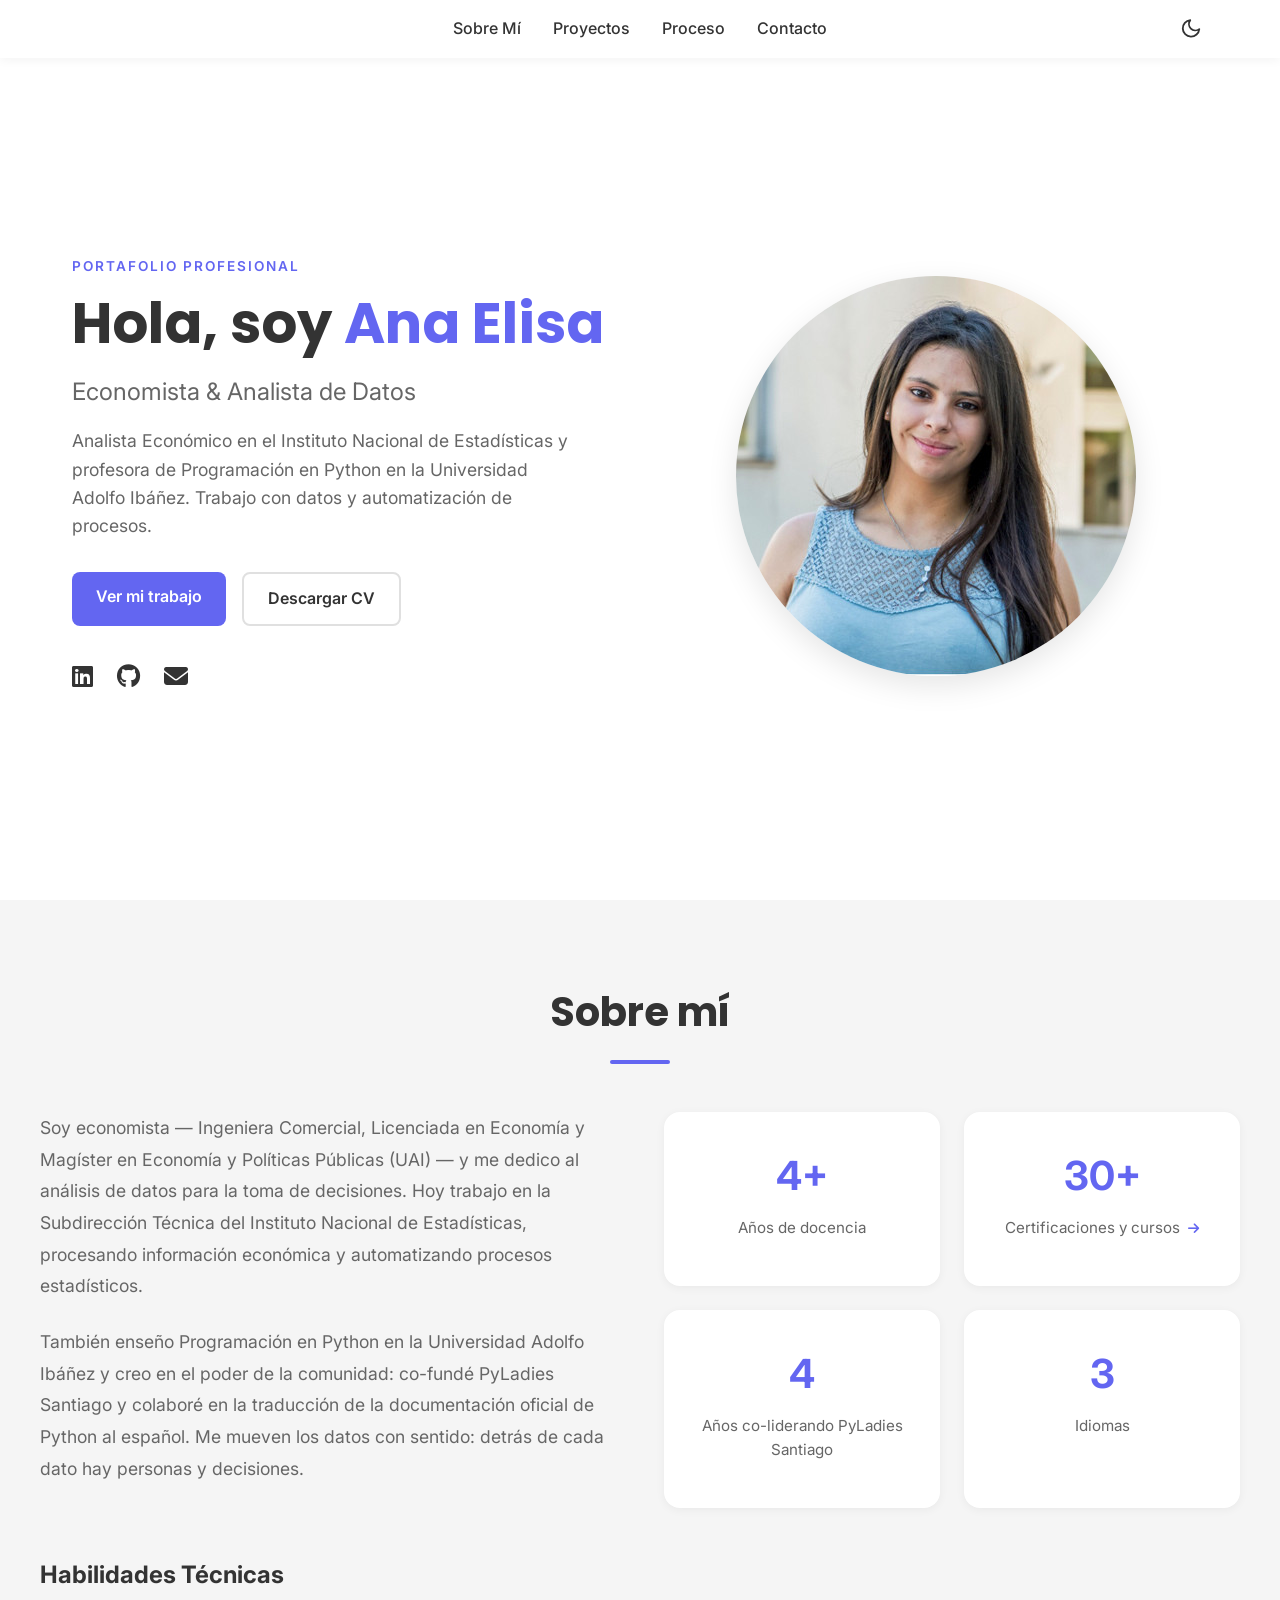
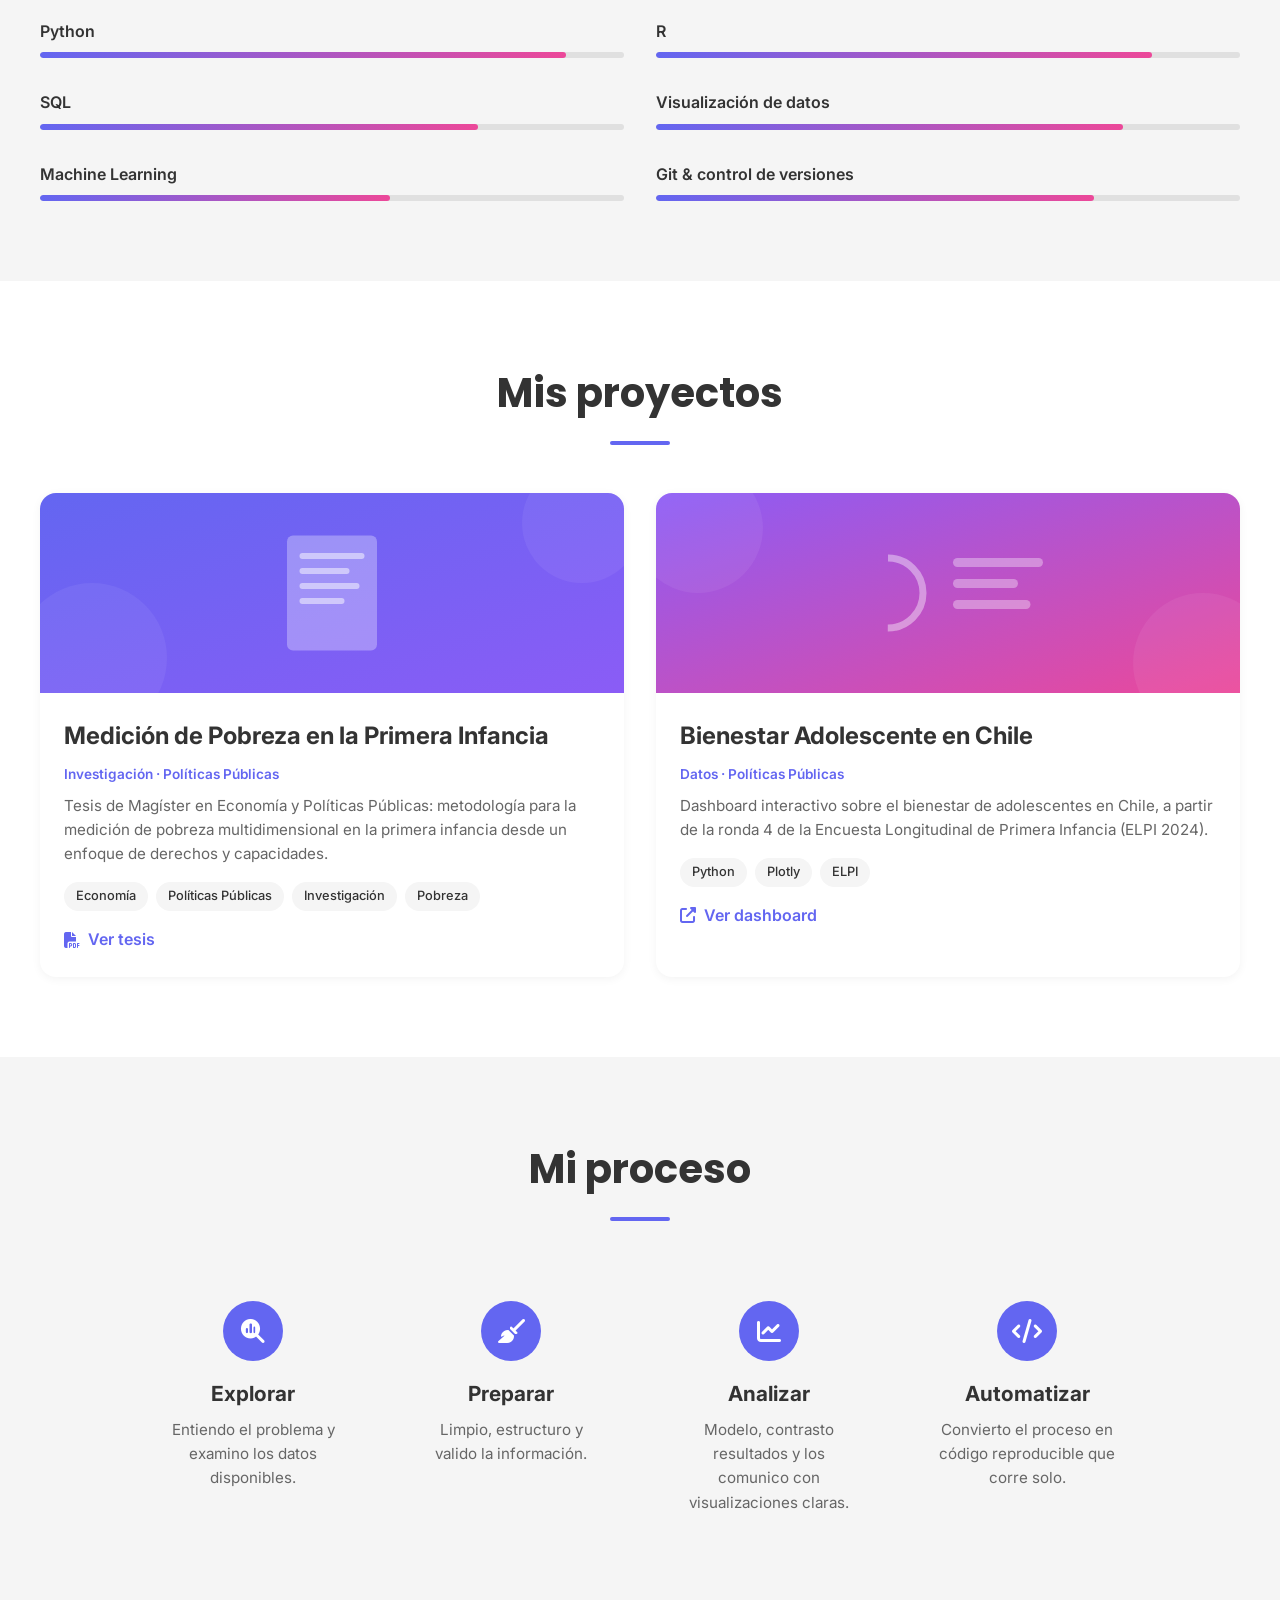
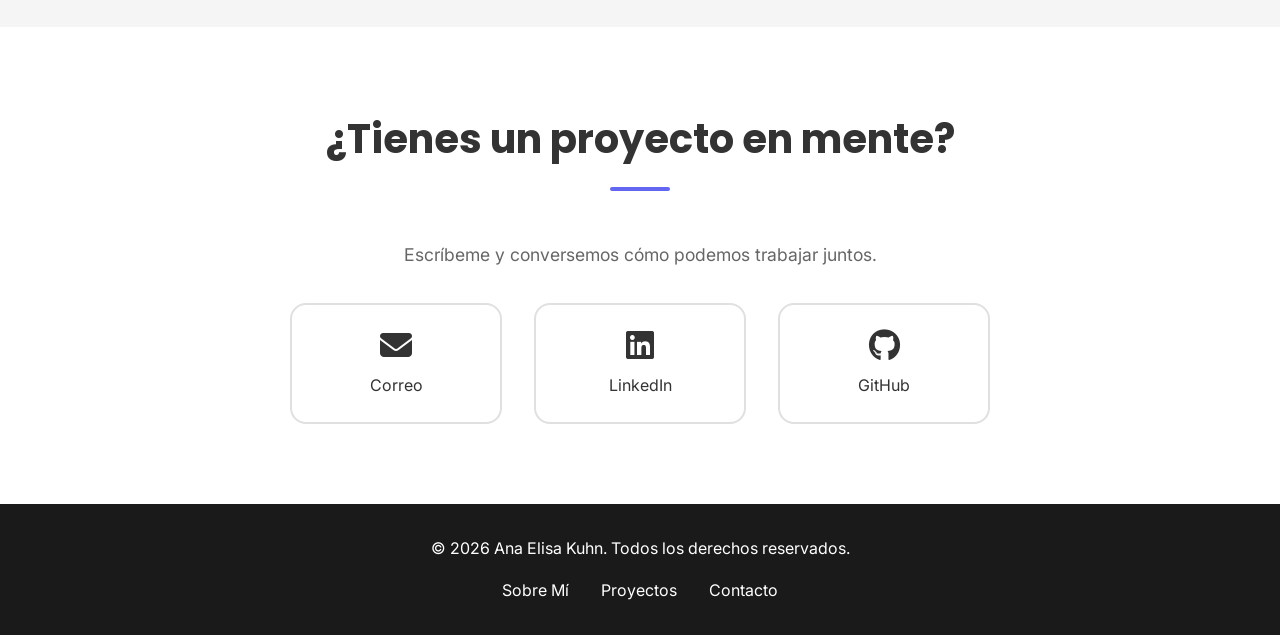
<file: index.html>
<!DOCTYPE html>
<html lang="es">
<head>
    <meta charset="UTF-8">
    <meta name="viewport" content="width=device-width, initial-scale=1.0">
    <meta name="description" content="Ana Elisa Kuhn — Economista y Analista de Datos. Python, R, SQL, automatización de procesos y comunidad.">
    <title>Ana Elisa Kuhn | Economía &amp; Políticas Públicas | Analista de Datos</title>

    <!-- Favicon -->
    <link rel="icon" type="image/svg+xml" href="assets/images/favicon.svg">

    <!-- Open Graph: cómo se ve el link al compartirlo (LinkedIn, WhatsApp, X…) -->
    <meta property="og:type" content="website">
    <meta property="og:title" content="Ana Elisa Kuhn • Economía &amp; Políticas Públicas • Analista de Datos">
    <meta property="og:image" content="https://ana-elisa-kuhn.github.io/assets/images/profile.jpg">
    <meta property="og:url" content="https://ana-elisa-kuhn.github.io">
    <meta name="twitter:card" content="summary_large_image">

    <!-- Google Fonts -->
    <link rel="preconnect" href="https://fonts.googleapis.com">
    <link rel="preconnect" href="https://fonts.gstatic.com" crossorigin>
    <link href="https://fonts.googleapis.com/css2?family=Inter:wght@400;500;600;700&family=Poppins:wght@600;700&display=swap" rel="stylesheet">

    <!-- FontAwesome Icons -->
    <link rel="stylesheet" href="https://cdnjs.cloudflare.com/ajax/libs/font-awesome/6.4.0/css/all.min.css">

    <!-- Estilos -->
    <link rel="stylesheet" href="css/styles.css">
</head>
<body>
    <!-- HEADER / NAVBAR -->
    <header class="navbar">
        <div class="navbar-container">
            <nav class="nav-menu" id="navMenu">
                <a href="#about" class="nav-link">Sobre Mí</a>
                <a href="#work" class="nav-link">Proyectos</a>
                <a href="#process" class="nav-link">Proceso</a>
                <a href="#contact" class="nav-link">Contacto</a>
            </nav>
            <div class="navbar-actions">
                <button class="theme-toggle" id="themeToggle" aria-label="Cambiar tema"><svg viewBox="0 0 24 24" fill="none" stroke="currentColor" stroke-width="2" stroke-linejoin="round"><path d="M21 12.8A9 9 0 1 1 11.2 3a7 7 0 0 0 9.8 9.8z"/></svg></button>
                <button class="hamburger" id="hamburger" aria-label="Abrir menú">
                    <i class="fas fa-bars"></i>
                </button>
            </div>
        </div>
    </header>

    <!-- HERO SECTION -->
    <section class="hero">
        <div class="hero-content">
            <p class="hero-eyebrow">Portafolio profesional</p>
            <h1 class="hero-title">Hola, soy <span class="highlight">Ana Elisa</span></h1>
            <p class="hero-subtitle">Economista &amp; Analista de Datos</p>
            <p class="hero-description">
                Analista Económico en el Instituto Nacional de Estadísticas y profesora de
                Programación en Python en la Universidad Adolfo Ibáñez. Trabajo con datos y
                automatización de procesos.
            </p>
            <div class="hero-buttons">
                <a href="#work" class="btn btn-primary">Ver mi trabajo</a>
                <a href="assets/documents/Cv_Kuhn_Ana_Elisa_junio_2026.pdf" class="btn btn-secondary" download="CV_Ana_Elisa_Kuhn.pdf">Descargar CV</a>
            </div>
            <div class="hero-socials">
                <a href="https://www.linkedin.com/in/ana-elisa-kuhn" target="_blank" rel="noopener" title="LinkedIn">
                    <i class="fab fa-linkedin"></i>
                </a>
                <a href="https://github.com/ana-elisa-kuhn" target="_blank" rel="noopener" title="GitHub">
                    <i class="fab fa-github"></i>
                </a>
                <a href="mailto:anaelisaks@gmail.com" title="Email">
                    <i class="fas fa-envelope"></i>
                </a>
            </div>
        </div>
        <div class="hero-image">
            <img src="assets/images/profile.jpg" alt="Foto de Ana Elisa Kuhn">
        </div>
    </section>

    <!-- ABOUT SECTION -->
    <section id="about" class="about">
        <div class="section-header">
            <h2>Sobre mí</h2>
            <div class="accent-line"></div>
        </div>

        <div class="about-content">
            <div class="about-bio">
                <p>
                    Soy economista — Ingeniera Comercial, Licenciada en Economía y Magíster en
                    Economía y Políticas Públicas (UAI) — y me dedico al análisis de datos para
                    la toma de decisiones. Hoy trabajo en la Subdirección Técnica del Instituto
                    Nacional de Estadísticas, procesando información económica y automatizando
                    procesos estadísticos.
                </p>
                <p>
                    También enseño Programación en Python en la Universidad Adolfo Ibáñez y creo
                    en el poder de la comunidad: co-fundé PyLadies Santiago y colaboré en la
                    traducción de la documentación oficial de Python al español. Me mueven los
                    datos con sentido: detrás de cada dato hay personas y decisiones.
                </p>
            </div>

            <div class="about-stats">
                <div class="stat-card">
                    <h3>4+</h3>
                    <p>Años de docencia</p>
                </div>
                <a href="certificates.html" class="stat-card">
                    <h3>30+</h3>
                    <p>Certificaciones y cursos <i class="fas fa-arrow-right"></i></p>
                </a>
                <div class="stat-card">
                    <h3>4</h3>
                    <p>Años co-liderando PyLadies Santiago</p>
                </div>
                <div class="stat-card">
                    <h3>3</h3>
                    <p>Idiomas</p>
                </div>
            </div>

            <div class="skills-section">
                <h3>Habilidades Técnicas</h3>
                <div class="skills-grid">
                    <div class="skill">
                        <label>Python</label>
                        <div class="progress-bar">
                            <div class="progress" style="width: 90%"></div>
                        </div>
                    </div>
                    <div class="skill">
                        <label>R</label>
                        <div class="progress-bar">
                            <div class="progress" style="width: 85%"></div>
                        </div>
                    </div>
                    <div class="skill">
                        <label>SQL</label>
                        <div class="progress-bar">
                            <div class="progress" style="width: 75%"></div>
                        </div>
                    </div>
                    <div class="skill">
                        <label>Visualización de datos</label>
                        <div class="progress-bar">
                            <div class="progress" style="width: 80%"></div>
                        </div>
                    </div>
                    <div class="skill">
                        <label>Machine Learning</label>
                        <div class="progress-bar">
                            <div class="progress" style="width: 60%"></div>
                        </div>
                    </div>
                    <div class="skill">
                        <label>Git &amp; control de versiones</label>
                        <div class="progress-bar">
                            <div class="progress" style="width: 75%"></div>
                        </div>
                    </div>
                </div>
            </div>
        </div>
    </section>

    <!-- WORK / PORTFOLIO SECTION -->
    <section id="work" class="work">
        <div class="section-header">
            <h2>Mis proyectos</h2>
            <div class="accent-line"></div>
        </div>

        <div class="projects-grid">
            <div class="project-card" data-category="datos">
                <div class="project-image">
                    <img src="assets/images/project-1.svg" alt="Tesis: medición de pobreza en la primera infancia">
                </div>
                <div class="project-info">
                    <h3>Medición de Pobreza en la Primera Infancia</h3>
                    <p class="project-category">Investigación · Políticas Públicas</p>
                    <p class="project-description">
                        Tesis de Magíster en Economía y Políticas Públicas: metodología para
                        la medición de pobreza multidimensional en la primera infancia desde un enfoque de
                        derechos y capacidades.
                    </p>
                    <div class="project-tags">
                        <span>Economía</span>
                        <span>Políticas Públicas</span>
                        <span>Investigación</span>
                        <span>Pobreza</span>
                    </div>
                    <div class="project-links">
                        <a href="assets/documents/Tesis_Kuhn_Ana_Elisa.pdf" class="project-link" target="_blank">
                            <i class="fas fa-file-pdf"></i> Ver tesis
                        </a>
                    </div>
                </div>
            </div>

            <div class="project-card" data-category="datos">
                <div class="project-image">
                    <img src="assets/images/project-2.svg" alt="Dashboard Bienestar Adolescente ELPI 2024">
                </div>
                <div class="project-info">
                    <h3>Bienestar Adolescente en Chile</h3>
                    <p class="project-category">Datos · Políticas Públicas</p>
                    <p class="project-description">
                        Dashboard interactivo sobre el bienestar de adolescentes en Chile,
                        a partir de la ronda 4 de la Encuesta Longitudinal de Primera
                        Infancia (ELPI 2024).
                    </p>
                    <div class="project-tags">
                        <span>Python</span>
                        <span>Plotly</span>
                        <span>ELPI</span>
                    </div>
                    <div class="project-links">
                        <a href="projects/dashboard_bienestar_adolescente_elpi4.html" class="project-link" target="_blank">
                            <i class="fas fa-external-link-alt"></i> Ver dashboard
                        </a>
                    </div>
                </div>
            </div>
        </div>
    </section>

    <!-- PROCESS SECTION -->
    <section id="process" class="process">
        <div class="section-header">
            <h2>Mi proceso</h2>
            <div class="accent-line"></div>
        </div>

        <div class="process-timeline">
            <div class="process-step">
                <div class="step-icon">
                    <i class="fas fa-magnifying-glass-chart"></i>
                </div>
                <h3>Explorar</h3>
                <p>Entiendo el problema y examino los datos disponibles.</p>
            </div>

            <div class="process-step">
                <div class="step-icon">
                    <i class="fas fa-broom"></i>
                </div>
                <h3>Preparar</h3>
                <p>Limpio, estructuro y valido la información.</p>
            </div>

            <div class="process-step">
                <div class="step-icon">
                    <i class="fas fa-chart-line"></i>
                </div>
                <h3>Analizar</h3>
                <p>Modelo, contrasto resultados y los comunico con visualizaciones claras.</p>
            </div>

            <div class="process-step">
                <div class="step-icon">
                    <i class="fa-solid fa-code"></i>
                </div>
                <h3>Automatizar</h3>
                <p>Convierto el proceso en código reproducible que corre solo.</p>
            </div>
        </div>
    </section>

    <!-- CONTACT SECTION -->
    <section id="contact" class="contact">
        <div class="section-header">
            <h2>¿Tienes un proyecto en mente?</h2>
            <div class="accent-line"></div>
        </div>

        <div class="contact-content">
            <p class="contact-intro">
                Escríbeme y conversemos cómo podemos trabajar juntos.<br>
                
            </p>

            <div class="contact-methods">
                <a href="mailto:anaelisaks@gmail.com" class="contact-method">
                    <i class="fas fa-envelope"></i>
                    <span>Correo</span>
                </a>
                <a href="https://www.linkedin.com/in/ana-elisa-kuhn" target="_blank" rel="noopener" class="contact-method">
                    <i class="fab fa-linkedin"></i>
                    <span>LinkedIn</span>
                </a>
                <a href="https://github.com/ana-elisa-kuhn" target="_blank" rel="noopener" class="contact-method">
                    <i class="fab fa-github"></i>
                    <span>GitHub</span>
                </a>
            </div>
        </div>
    </section>

    <!-- FOOTER -->
    <footer class="footer">
        <div class="footer-content">
            <p>&copy; 2026 Ana Elisa Kuhn. Todos los derechos reservados.</p>
            <div class="footer-links">
                <a href="#about">Sobre Mí</a>
                <a href="#work">Proyectos</a>
                <a href="#contact">Contacto</a>
            </div>
        </div>
    </footer>

    <!-- Scripts -->
    <script src="js/script.js"></script>
</body>
</html>
</file>
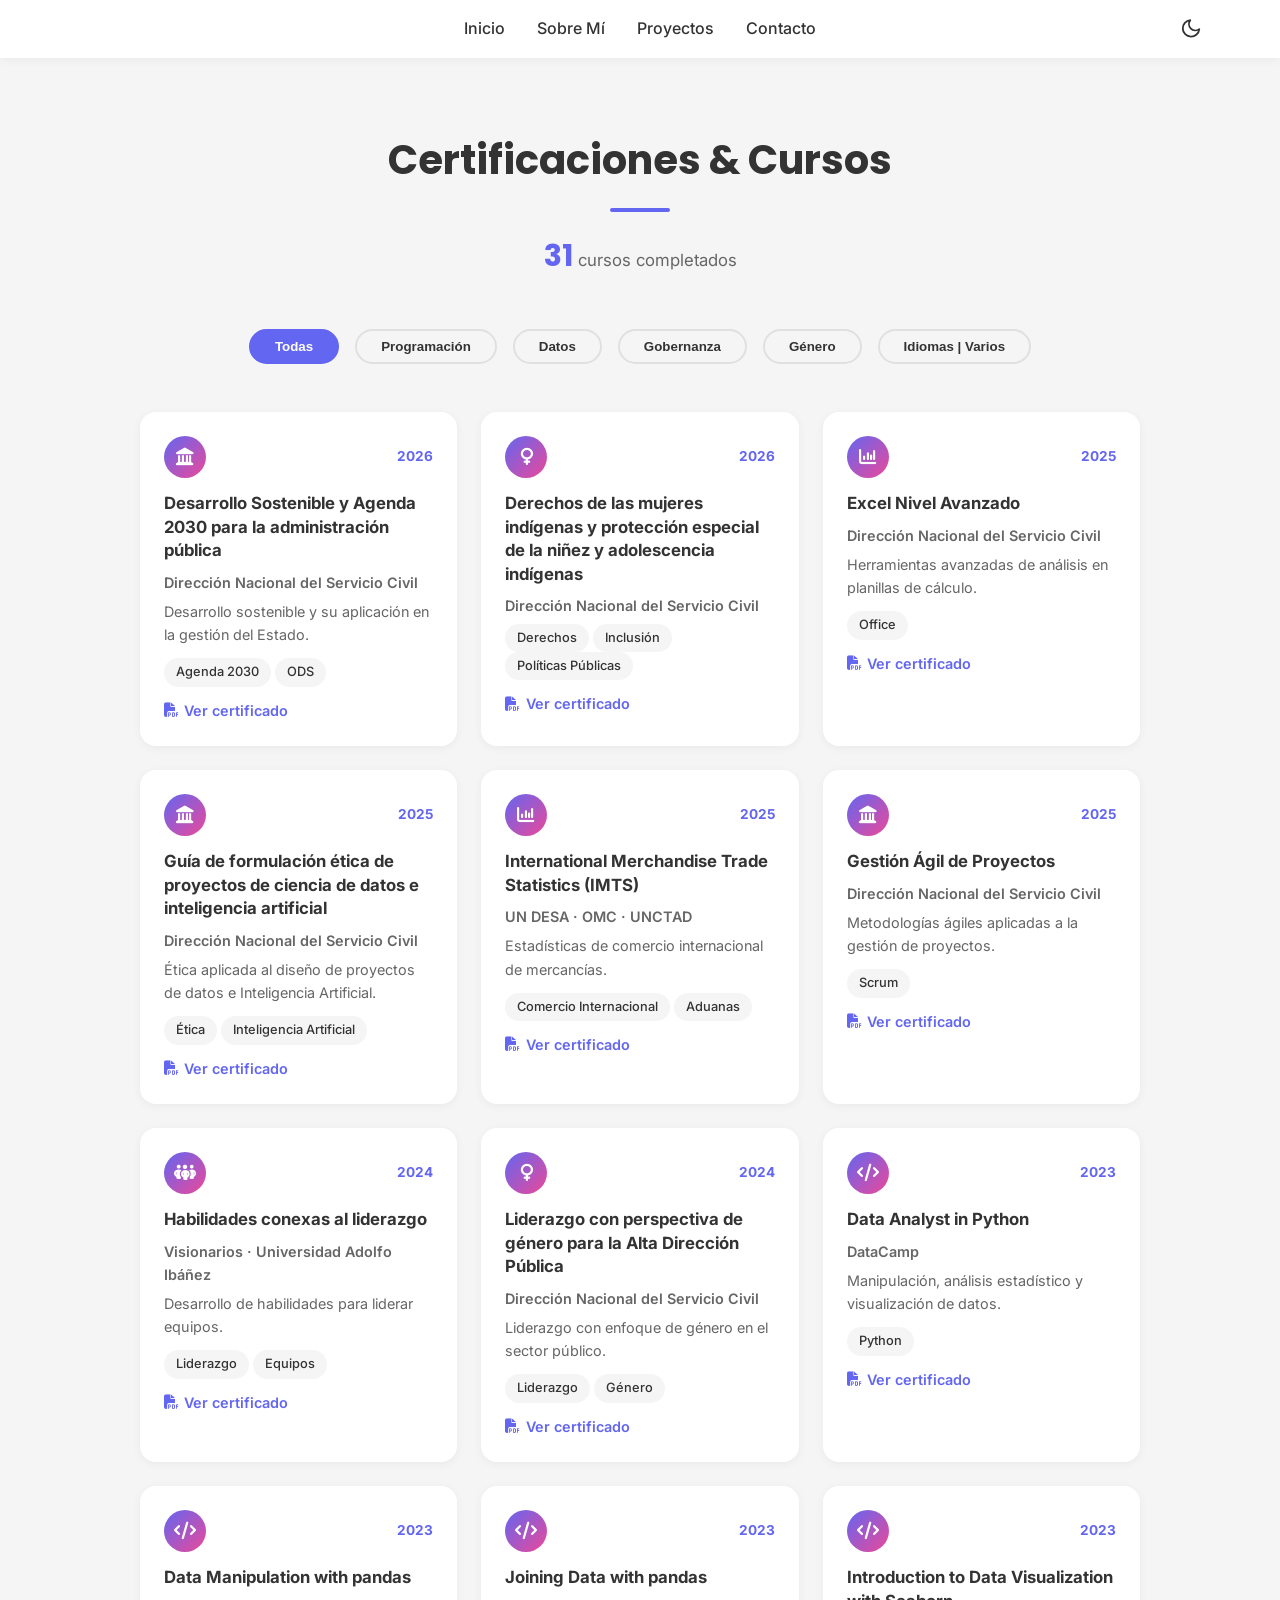
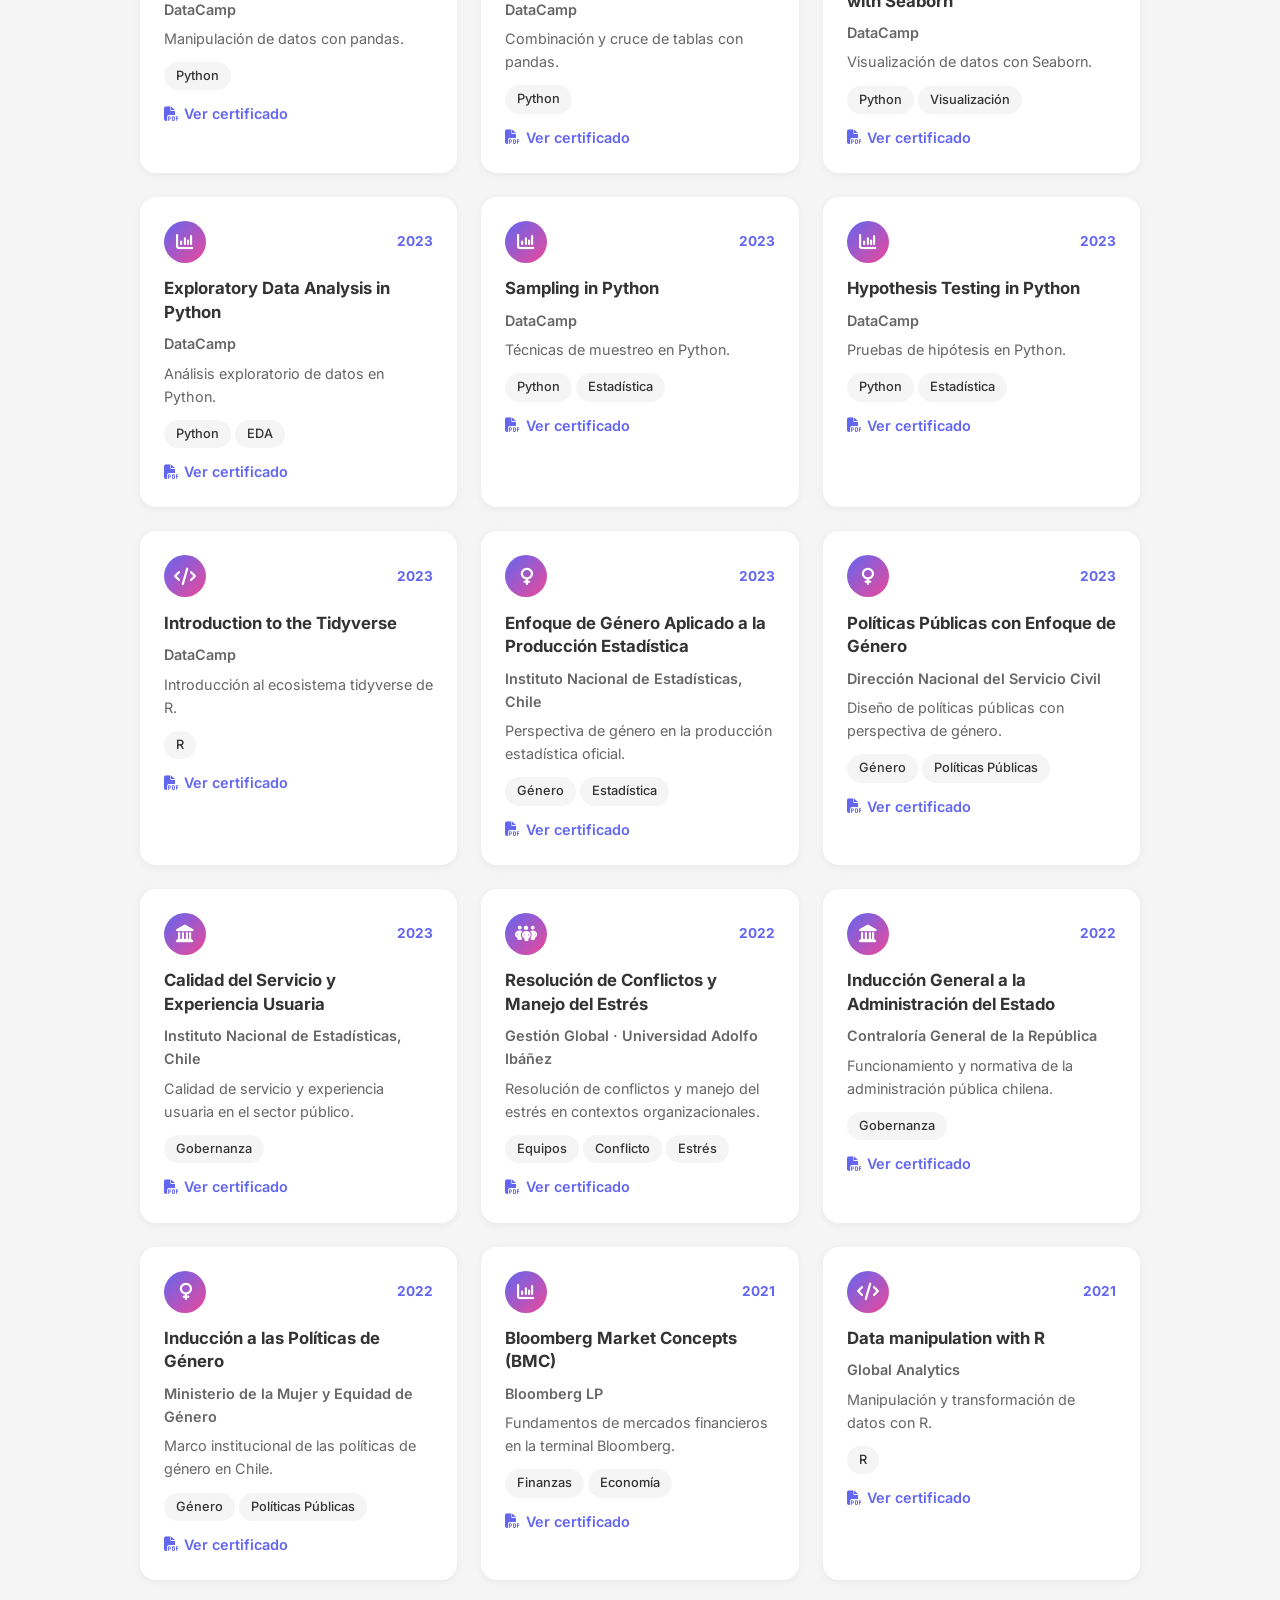
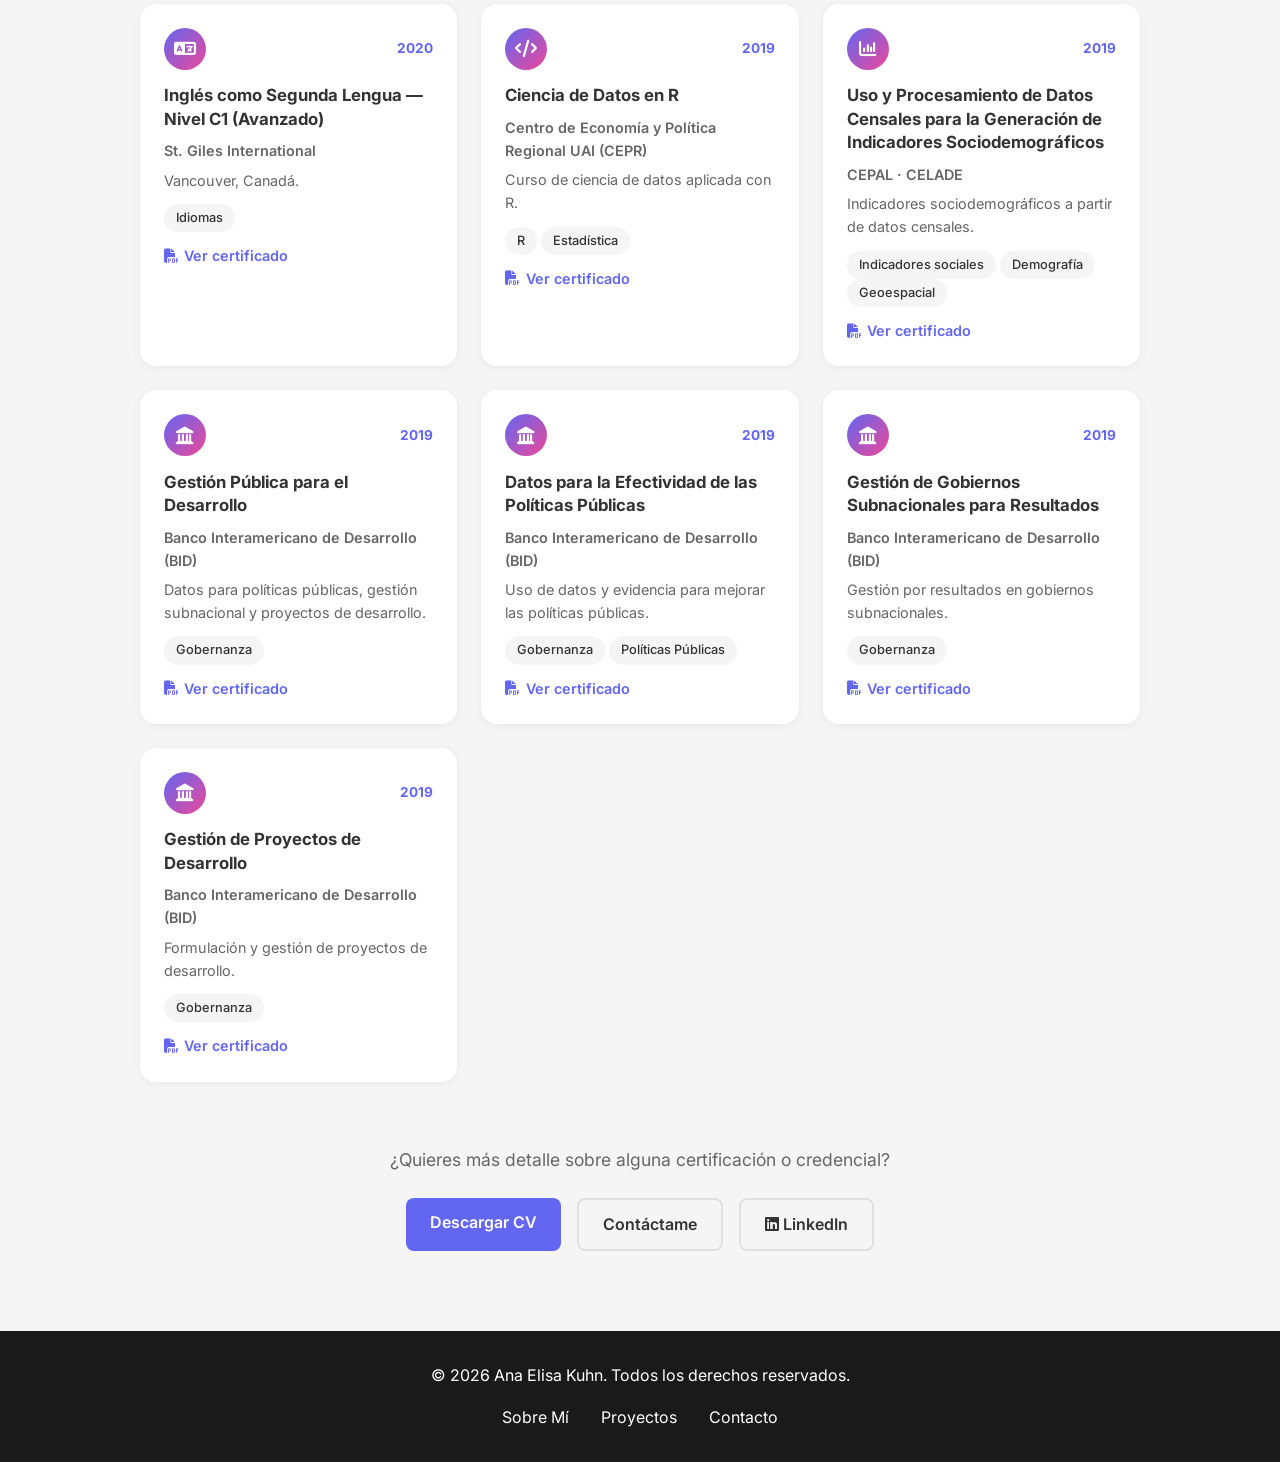
<file: certificates.html>
<!DOCTYPE html>
<html lang="es">
<head>
    <meta charset="UTF-8">
    <meta name="viewport" content="width=device-width, initial-scale=1.0">
    <meta name="description" content="Certificaciones y cursos de Ana Elisa Kuhn.">
    <title>Certificaciones &amp; Cursos | Ana Elisa Kuhn</title>

    <!-- Favicon -->
    <link rel="icon" type="image/svg+xml" href="assets/images/favicon.svg">

    <!-- Google Fonts -->
    <link rel="preconnect" href="https://fonts.googleapis.com">
    <link rel="preconnect" href="https://fonts.gstatic.com" crossorigin>
    <link href="https://fonts.googleapis.com/css2?family=Inter:wght@400;500;600;700&family=Poppins:wght@600;700&display=swap" rel="stylesheet">

    <!-- FontAwesome Icons -->
    <link rel="stylesheet" href="https://cdnjs.cloudflare.com/ajax/libs/font-awesome/6.4.0/css/all.min.css">

    <!-- Estilos -->
    <link rel="stylesheet" href="css/styles.css">
</head>
<body>
    <!-- HEADER / NAVBAR -->
    <header class="navbar">
        <div class="navbar-container">
            <nav class="nav-menu" id="navMenu">
                <a href="index.html" class="nav-link">Inicio</a>
                <a href="index.html#about" class="nav-link">Sobre Mí</a>
                <a href="index.html#work" class="nav-link">Proyectos</a>
                <a href="index.html#contact" class="nav-link">Contacto</a>
            </nav>
            <div class="navbar-actions">
                <button class="theme-toggle" id="themeToggle" aria-label="Cambiar tema"><svg viewBox="0 0 24 24" fill="none" stroke="currentColor" stroke-width="2" stroke-linejoin="round"><path d="M21 12.8A9 9 0 1 1 11.2 3a7 7 0 0 0 9.8 9.8z"/></svg></button>
                <button class="hamburger" id="hamburger" aria-label="Abrir menú">
                    <i class="fas fa-bars"></i>
                </button>
            </div>
        </div>
    </header>

    <!-- CERTIFICACIONES -->
    <section class="certs">
        <div class="section-header">
            <h2>Certificaciones &amp; Cursos</h2>
            <div class="accent-line"></div>
            <p class="certs-counter"><span id="certCounter">31</span> cursos completados</p>
        </div>

        <div class="work-filters">
            <button class="filter-btn active" data-filter="all">Todas</button>
            <button class="filter-btn" data-filter="programacion">Programación</button>
            <button class="filter-btn" data-filter="datos">Datos</button>            
            <button class="filter-btn" data-filter="administracion">Gobernanza</button>
            <button class="filter-btn" data-filter="genero">Género</button>            
            <button class="filter-btn" data-filter="varios">Idiomas | Varios</button>
        </div>

        <div class="certs-grid">
            <div class="cert-card" data-category="administracion">
                <div class="cert-top">
                    <div class="cert-icon"><i class="fas fa-landmark"></i></div>
                    <p class="cert-year">2026</p>
                </div>
                <h3>Desarrollo Sostenible y Agenda 2030 para la administración pública</h3>
                <p class="cert-inst">Dirección Nacional del Servicio Civil</p>
                <p class="cert-desc">Desarrollo sostenible y su aplicación en la gestión del Estado.</p>
                <span class="cert-badge">Agenda 2030</span>
                <span class="cert-badge">ODS</span>
                <a class="cert-link" href="assets/certificates/2026_Desarrollo_Sostenible_y_Agenda_2030_para_la_Administracion_Publica.pdf" target="_blank">
                    <i class="fas fa-file-pdf"></i> Ver certificado
                </a>
            </div>

            <div class="cert-card" data-category="genero">
                <div class="cert-top">
                    <div class="cert-icon"><i class="fas fa-venus"></i></div>
                    <p class="cert-year">2026</p>
                </div>
                <h3>Derechos de las mujeres indígenas y protección especial de la niñez y adolescencia indígenas</h3>
                <p class="cert-inst">Dirección Nacional del Servicio Civil</p>                
                <span class="cert-badge">Derechos</span>                
                <span class="cert-badge">Inclusión</span>
                <span class="cert-badge">Políticas Públicas</span>                
                <a class="cert-link" href="assets/certificates/2026_Derechos_de_las_mujeres_indigenas_y_proteccion_especial_de_la_ninez.pdf" target="_blank">
                    <i class="fas fa-file-pdf"></i> Ver certificado
                </a>
            </div>

            <div class="cert-card" data-category="datos">
                <div class="cert-top">
                    <div class="cert-icon"><i class="fas fa-chart-column"></i></div>
                    <p class="cert-year">2025</p>
                </div>
                <h3>Excel Nivel Avanzado</h3>
                <p class="cert-inst">Dirección Nacional del Servicio Civil</p>
                <p class="cert-desc">Herramientas avanzadas de análisis en planillas de cálculo.</p>
                <span class="cert-badge">Office</span>
                <a class="cert-link" href="assets/certificates/2025_Excel_avanzado.pdf" target="_blank">
                    <i class="fas fa-file-pdf"></i> Ver certificado
                </a>
            </div>

            <div class="cert-card" data-category="administracion">
                <div class="cert-top">
                    <div class="cert-icon"><i class="fas fa-landmark"></i></div>
                    <p class="cert-year">2025</p>
                </div>
                <h3>Guía de formulación ética de proyectos de ciencia de datos e inteligencia artificial</h3>
                <p class="cert-inst">Dirección Nacional del Servicio Civil</p>
                <p class="cert-desc">Ética aplicada al diseño de proyectos de datos e Inteligencia Artificial.</p>
                <span class="cert-badge">Ética</span>
                <span class="cert-badge">Inteligencia Artificial</span>
                <a class="cert-link" href="assets/certificates/2025_Guia_de_formulacion_etica_de_proyectos_de_ciencia_de_datos_e_inteligencia_artificial.pdf" target="_blank">
                    <i class="fas fa-file-pdf"></i> Ver certificado
                </a>
            </div>

            <div class="cert-card" data-category="datos">
                <div class="cert-top">
                    <div class="cert-icon"><i class="fas fa-chart-column"></i></div>
                    <p class="cert-year">2025</p>
                </div>
                <h3>International Merchandise Trade Statistics (IMTS)</h3>
                <p class="cert-inst">UN DESA · OMC · UNCTAD</p>
                <p class="cert-desc">Estadísticas de comercio internacional de mercancías.</p>
                <span class="cert-badge">Comercio Internacional</span>
                <span class="cert-badge">Aduanas</span>
                <a class="cert-link" href="assets/certificates/2025_International_Merchandise_Trade_Statistics.pdf" target="_blank">
                    <i class="fas fa-file-pdf"></i> Ver certificado
                </a>
            </div>

            <div class="cert-card" data-category="administracion">
                <div class="cert-top">
                    <div class="cert-icon"><i class="fas fa-landmark"></i></div>
                    <p class="cert-year">2025</p>
                </div>
                <h3>Gestión Ágil de Proyectos</h3>
                <p class="cert-inst">Dirección Nacional del Servicio Civil</p>
                <p class="cert-desc">Metodologías ágiles aplicadas a la gestión de proyectos.</p>
                <span class="cert-badge">Scrum</span>
                <a class="cert-link" href="assets/certificates/2025_Gestion_agil_de_proyectos.pdf" target="_blank">
                    <i class="fas fa-file-pdf"></i> Ver certificado
                </a>
            </div>


            <div class="cert-card" data-category="varios">
                <div class="cert-top">
                    <div class="cert-icon"><i class="fas fa-people-group"></i></div>
                    <p class="cert-year">2024</p>
                </div>
                <h3>Habilidades conexas al liderazgo</h3>
                <p class="cert-inst">Visionarios · Universidad Adolfo Ibáñez</p>
                <p class="cert-desc">Desarrollo de habilidades para liderar equipos.</p>
                <span class="cert-badge">Liderazgo</span>
                <span class="cert-badge">Equipos</span>
                <a class="cert-link" href="assets/certificates/2024_Habilidades_conexas_al_liderazgo.pdf" target="_blank">
                    <i class="fas fa-file-pdf"></i> Ver certificado
                </a>
            </div>

            <div class="cert-card" data-category="genero">
                <div class="cert-top">                    
                    <div class="cert-icon"><i class="fas fa-venus"></i></div>
                    <p class="cert-year">2024</p>
                </div>
                <h3>Liderazgo con perspectiva de género para la Alta Dirección Pública</h3>
                <p class="cert-inst">Dirección Nacional del Servicio Civil</p>
                <p class="cert-desc">Liderazgo con enfoque de género en el sector público.</p>
                <span class="cert-badge">Liderazgo</span>
                <span class="cert-badge">Género</span>
                <a class="cert-link" href="assets/certificates/2024_Liderazgo_con_perspectiva_de_genero.pdf" target="_blank">
                    <i class="fas fa-file-pdf"></i> Ver certificado
                </a>
            </div>

            <div class="cert-card" data-category="programacion">
                <div class="cert-top">
                    <div class="cert-icon"><i class="fas fa-code"></i></div>
                    <p class="cert-year">2023</p>
                </div>
                <h3>Data Analyst in Python</h3>
                <p class="cert-inst">DataCamp</p>
                <p class="cert-desc">Manipulación, análisis estadístico y visualización de datos.</p>
                <span class="cert-badge">Python</span>                
                <a class="cert-link" href="assets/certificates/2023_Data_Analyst_with_Python.pdf" target="_blank">
                    <i class="fas fa-file-pdf"></i> Ver certificado
                </a>
            </div>

            <div class="cert-card" data-category="programacion">
                <div class="cert-top">
                    <div class="cert-icon"><i class="fas fa-code"></i></div>
                    <p class="cert-year">2023</p>
                </div>
                <h3>Data Manipulation with pandas</h3>
                <p class="cert-inst">DataCamp</p>
                <p class="cert-desc">Manipulación de datos con pandas.</p>
                <span class="cert-badge">Python</span>
                <a class="cert-link" href="assets/certificates/2023_Data_Manipulation_with_Pandas.pdf" target="_blank">
                    <i class="fas fa-file-pdf"></i> Ver certificado
                </a>
            </div>

            <div class="cert-card" data-category="programacion">
                <div class="cert-top">
                    <div class="cert-icon"><i class="fas fa-code"></i></div>
                    <p class="cert-year">2023</p>
                </div>
                <h3>Joining Data with pandas</h3>
                <p class="cert-inst">DataCamp</p>
                <p class="cert-desc">Combinación y cruce de tablas con pandas.</p>
                <span class="cert-badge">Python</span>
                <a class="cert-link" href="assets/certificates/2023_Joining_Data_with_Pandas.pdf" target="_blank">
                    <i class="fas fa-file-pdf"></i> Ver certificado
                </a>
            </div>


            <div class="cert-card" data-category="programacion">
                <div class="cert-top">
                    <div class="cert-icon"><i class="fas fa-code"></i></div>
                    <p class="cert-year">2023</p>
                </div>
                <h3>Introduction to Data Visualization with Seaborn</h3>
                <p class="cert-inst">DataCamp</p>
                <p class="cert-desc">Visualización de datos con Seaborn.</p>
                <span class="cert-badge">Python</span>
                <span class="cert-badge">Visualización</span>
                <a class="cert-link" href="assets/certificates/2023_Introduction_to_data_visualization_with_seaborn.pdf" target="_blank">
                    <i class="fas fa-file-pdf"></i> Ver certificado
                </a>
            </div>

            <div class="cert-card" data-category="datos">
                <div class="cert-top">
                    <div class="cert-icon"><i class="fas fa-chart-column"></i></div>
                    <p class="cert-year">2023</p>
                </div>
                <h3>Exploratory Data Analysis in Python</h3>
                <p class="cert-inst">DataCamp</p>
                <p class="cert-desc">Análisis exploratorio de datos en Python.</p>
                <span class="cert-badge">Python</span>
                <span class="cert-badge">EDA</span>
                <a class="cert-link" href="assets/certificates/2023_Exploratory_data_analysis_in_python.pdf" target="_blank">
                    <i class="fas fa-file-pdf"></i> Ver certificado
                </a>
            </div>

            <div class="cert-card" data-category="datos">
                <div class="cert-top">
                    <div class="cert-icon"><i class="fas fa-chart-column"></i></div>
                    <p class="cert-year">2023</p>
                </div>
                <h3>Sampling in Python</h3>
                <p class="cert-inst">DataCamp</p>
                <p class="cert-desc">Técnicas de muestreo en Python.</p>
                <span class="cert-badge">Python</span>
                <span class="cert-badge">Estadística</span>
                <a class="cert-link" href="assets/certificates/2023_Sampling_in_python.pdf" target="_blank">
                    <i class="fas fa-file-pdf"></i> Ver certificado
                </a>
            </div>

            <div class="cert-card" data-category="datos">
                <div class="cert-top">
                    <div class="cert-icon"><i class="fas fa-chart-column"></i></div>
                    <p class="cert-year">2023</p>
                </div>
                <h3>Hypothesis Testing in Python</h3>
                <p class="cert-inst">DataCamp</p>
                <p class="cert-desc">Pruebas de hipótesis en Python.</p>
                <span class="cert-badge">Python</span>
                <span class="cert-badge">Estadística</span>
                <a class="cert-link" href="assets/certificates/2023_Hypothesis_testing_in_python.pdf" target="_blank">
                    <i class="fas fa-file-pdf"></i> Ver certificado
                </a>
            </div>


            <div class="cert-card" data-category="programacion">
                <div class="cert-top">
                    <div class="cert-icon"><i class="fas fa-code"></i></div>
                    <p class="cert-year">2023</p>
                </div>
                <h3>Introduction to the Tidyverse</h3>
                <p class="cert-inst">DataCamp</p>
                <p class="cert-desc">Introducción al ecosistema tidyverse de R.</p>
                <span class="cert-badge">R</span>
                <a class="cert-link" href="assets/certificates/2023_Introduction_to_Tidyverse.pdf" target="_blank">
                    <i class="fas fa-file-pdf"></i> Ver certificado
                </a>
            </div>

            <div class="cert-card" data-category="genero">
                <div class="cert-top">
                    <div class="cert-icon"><i class="fas fa-venus"></i></div>
                    <p class="cert-year">2023</p>
                </div>
                <h3>Enfoque de Género Aplicado a la Producción Estadística</h3>
                <p class="cert-inst">Instituto Nacional de Estadísticas, Chile</p>
                <p class="cert-desc">Perspectiva de género en la producción estadística oficial.</p>
                <span class="cert-badge">Género</span>
                <span class="cert-badge">Estadística</span>
                <a class="cert-link" href="assets/certificates/2023_Enfoque_de_genero_aplicado_a_las_estadisticas.pdf" target="_blank">
                    <i class="fas fa-file-pdf"></i> Ver certificado
                </a>
            </div>

            <div class="cert-card" data-category="genero">
                <div class="cert-top">
                    <div class="cert-icon"><i class="fas fa-venus"></i></div>
                    <p class="cert-year">2023</p>
                </div>
                <h3>Políticas Públicas con Enfoque de Género</h3>
                <p class="cert-inst">Dirección Nacional del Servicio Civil</p>
                <p class="cert-desc">Diseño de políticas públicas con perspectiva de género.</p>
                <span class="cert-badge">Género</span>
                <span class="cert-badge">Políticas Públicas</span>
                <a class="cert-link" href="assets/certificates/2023_Politicas_Publicas_con_Enfoque_de_Genero.pdf" target="_blank">
                    <i class="fas fa-file-pdf"></i> Ver certificado
                </a>
            </div>

            <div class="cert-card" data-category="administracion">
                <div class="cert-top">
                    <div class="cert-icon"><i class="fas fa-landmark"></i></div>
                    <p class="cert-year">2023</p>
                </div>
                <h3>Calidad del Servicio y Experiencia Usuaria</h3>
                <p class="cert-inst">Instituto Nacional de Estadísticas, Chile</p>
                <p class="cert-desc">Calidad de servicio y experiencia usuaria en el sector público.</p>
                <span class="cert-badge">Gobernanza</span>
                <a class="cert-link" href="assets/certificates/2023_Calidad_de_Servicio_y_Experiencia_Usuaria.pdf" target="_blank">
                    <i class="fas fa-file-pdf"></i> Ver certificado
                </a>
            </div>
            
            <div class="cert-card" data-category="varios">
                <div class="cert-top">
                    <div class="cert-icon"><i class="fas fa-people-group"></i></div>
                    <p class="cert-year">2022</p>
                </div>
                <h3>Resolución de Conflictos y Manejo del Estrés</h3>
                <p class="cert-inst">Gestión Global · Universidad Adolfo Ibáñez</p>
                <p class="cert-desc">Resolución de conflictos y manejo del estrés en contextos organizacionales.</p>
                <span class="cert-badge">Equipos</span>
                <span class="cert-badge">Conflicto</span>
                <span class="cert-badge">Estrés</span>
                <a class="cert-link" href="assets/certificates/2022_Resolucion_de_conflictos_y_manejo_del_estres.pdf" target="_blank">
                    <i class="fas fa-file-pdf"></i> Ver certificado
                </a>
            </div>

            <div class="cert-card" data-category="administracion">
                <div class="cert-top">
                    <div class="cert-icon"><i class="fas fa-landmark"></i></div>
                    <p class="cert-year">2022</p>
                </div>
                <h3>Inducción General a la Administración del Estado</h3>
                <p class="cert-inst">Contraloría General de la República</p>
                <p class="cert-desc">Funcionamiento y normativa de la administración pública chilena.</p>
                <span class="cert-badge">Gobernanza</span>
                <a class="cert-link" href="assets/certificates/2022_Induccion_General_a_la_Administracion_del_Estado.pdf" target="_blank">
                    <i class="fas fa-file-pdf"></i> Ver certificado
                </a>
            </div>

            <div class="cert-card" data-category="genero">
                <div class="cert-top">
                    <div class="cert-icon"><i class="fas fa-venus"></i></div>
                    <p class="cert-year">2022</p>
                </div>
                <h3>Inducción a las Políticas de Género</h3>
                <p class="cert-inst">Ministerio de la Mujer y Equidad de Género</p>
                <p class="cert-desc">Marco institucional de las políticas de género en Chile.</p>
                <span class="cert-badge">Género</span>
                <span class="cert-badge">Políticas Públicas</span>
                <a class="cert-link" href="assets/certificates/2022_Induccion_a_las_politicas_de_genero.pdf" target="_blank">
                    <i class="fas fa-file-pdf"></i> Ver certificado
                </a>
            </div>

            <div class="cert-card" data-category="datos">
                <div class="cert-top">
                    <div class="cert-icon"><i class="fas fa-chart-column"></i></div>
                    <p class="cert-year">2021</p>
                </div>
                <h3>Bloomberg Market Concepts (BMC)</h3>
                <p class="cert-inst">Bloomberg LP</p>
                <p class="cert-desc">Fundamentos de mercados financieros en la terminal Bloomberg.</p>
                <span class="cert-badge">Finanzas</span>
                <span class="cert-badge">Economía</span>  
                <a class="cert-link" href="assets/certificates/2021_Bloomberg_market_concepts.pdf" target="_blank">
                    <i class="fas fa-file-pdf"></i> Ver certificado
                </a>              
            </div>

            <div class="cert-card" data-category="programacion">
                <div class="cert-top">
                    <div class="cert-icon"><i class="fas fa-code"></i></div>
                    <p class="cert-year">2021</p>
                </div>
                <h3>Data manipulation with R</h3>
                <p class="cert-inst">Global Analytics</p>
                <p class="cert-desc">Manipulación y transformación de datos con R.</p>
                <span class="cert-badge">R</span>
                <a class="cert-link" href="assets/certificates/2021_Data_manipulation_with_R.pdf" target="_blank">
                    <i class="fas fa-file-pdf"></i> Ver certificado
                </a>
            </div>

            <div class="cert-card" data-category="varios">
                <div class="cert-top">
                    <div class="cert-icon"><i class="fas fa-language"></i></div>
                    <p class="cert-year">2020</p>
                </div>
                <h3>Inglés como Segunda Lengua — Nivel C1 (Avanzado)</h3>
                <p class="cert-inst">St. Giles International</p>
                <p class="cert-desc">Vancouver, Canadá.</p>
                <span class="cert-badge">Idiomas</span>
                <a class="cert-link" href="assets/certificates/2020_English_C1.pdf" target="_blank">
                    <i class="fas fa-file-pdf"></i> Ver certificado
                </a>
            </div>

            <div class="cert-card" data-category="programacion">
                <div class="cert-top">
                    <div class="cert-icon"><i class="fas fa-code"></i></div>
                    <p class="cert-year">2019</p>
                </div>
                <h3>Ciencia de Datos en R</h3>
                <p class="cert-inst">Centro de Economía y Política Regional UAI (CEPR)</p>
                <p class="cert-desc">Curso de ciencia de datos aplicada con R.</p>
                <span class="cert-badge">R</span>
                <span class="cert-badge">Estadística</span>
                <a class="cert-link" href="assets/certificates/2019_Ciencia_de_dato_con_R.pdf" target="_blank">
                    <i class="fas fa-file-pdf"></i> Ver certificado
                </a>
            </div>

            <div class="cert-card" data-category="datos">
                <div class="cert-top">
                    <div class="cert-icon"><i class="fas fa-chart-column"></i></div>
                    <p class="cert-year">2019</p>
                </div>
                <h3>Uso y Procesamiento de Datos Censales para la Generación de Indicadores Sociodemográficos</h3>
                <p class="cert-inst">CEPAL · CELADE</p>
                <p class="cert-desc">Indicadores sociodemográficos a partir de datos censales.</p>
                <span class="cert-badge">Indicadores sociales</span>
                <span class="cert-badge">Demografía</span>
                <span class="cert-badge">Geoespacial</span>
                <a class="cert-link" href="assets/certificates/2019_Datos_Censales_para_la_Generacion_de_Indicadores_Sociodemograficos.pdf" target="_blank">
                    <i class="fas fa-file-pdf"></i> Ver certificado
                </a>
            </div>

            <div class="cert-card" data-category="administracion">
                <div class="cert-top">
                    <div class="cert-icon"><i class="fas fa-landmark"></i></div>
                    <p class="cert-year">2019</p>
                </div>
                <h3>Gestión Pública para el Desarrollo</h3>
                <p class="cert-inst">Banco Interamericano de Desarrollo (BID)</p>
                <p class="cert-desc">Datos para políticas públicas, gestión subnacional y proyectos de desarrollo.</p>
                <span class="cert-badge">Gobernanza</span>
                <a class="cert-link" href="assets/certificates/2019_Gestion_publica_para_el_desarrollo.pdf" target="_blank">
                    <i class="fas fa-file-pdf"></i> Ver certificado
                </a>
            </div>

            <div class="cert-card" data-category="administracion">
                <div class="cert-top">
                    <div class="cert-icon"><i class="fas fa-landmark"></i></div>
                    <p class="cert-year">2019</p>
                </div>
                <h3>Datos para la Efectividad de las Políticas Públicas</h3>
                <p class="cert-inst">Banco Interamericano de Desarrollo (BID)</p>
                <p class="cert-desc">Uso de datos y evidencia para mejorar las políticas públicas.</p>
                <span class="cert-badge">Gobernanza</span>
                <span class="cert-badge">Políticas Públicas</span>
                <a class="cert-link" href="assets/certificates/2019_Datos_para_la_efectividad_de_las_politicas_publicas.pdf" target="_blank">
                    <i class="fas fa-file-pdf"></i> Ver certificado
                </a>
            </div>

            <div class="cert-card" data-category="administracion">
                <div class="cert-top">
                    <div class="cert-icon"><i class="fas fa-landmark"></i></div>
                    <p class="cert-year">2019</p>
                </div>
                <h3>Gestión de Gobiernos Subnacionales para Resultados</h3>
                <p class="cert-inst">Banco Interamericano de Desarrollo (BID)</p>
                <p class="cert-desc">Gestión por resultados en gobiernos subnacionales.</p>
                <span class="cert-badge">Gobernanza</span>
                <a class="cert-link" href="assets/certificates/2019_Gestion_de_gobiernos_subnacionales_para_resultados.pdf" target="_blank">
                    <i class="fas fa-file-pdf"></i> Ver certificado
                </a>
            </div>

            <div class="cert-card" data-category="administracion">
                <div class="cert-top">
                    <div class="cert-icon"><i class="fas fa-landmark"></i></div>
                    <p class="cert-year">2019</p>
                </div>
                <h3>Gestión de Proyectos de Desarrollo</h3>
                <p class="cert-inst">Banco Interamericano de Desarrollo (BID)</p>
                <p class="cert-desc">Formulación y gestión de proyectos de desarrollo.</p>
                <span class="cert-badge">Gobernanza</span>
                <a class="cert-link" href="assets/certificates/2019_Gestion_de_proyectos_de_desarrollo.pdf" target="_blank">
                    <i class="fas fa-file-pdf"></i> Ver certificado
                </a>
            </div>
        </div>

        <!-- CTA FINAL -->
        <div class="certs-cta">
            <p>¿Quieres más detalle sobre alguna certificación o credencial?</p>
            <div class="hero-buttons">
                <a href="assets/documents/Cv_Kuhn_Ana_Elisa_junio_2026.pdf" class="btn btn-primary" download="CV_Ana_Elisa_Kuhn.pdf">Descargar CV</a>
                <a href="index.html#contact" class="btn btn-secondary">Contáctame</a>
                <a href="https://www.linkedin.com/in/ana-elisa-kuhn" target="_blank" rel="noopener" class="btn btn-secondary">
                    <i class="fab fa-linkedin"></i> LinkedIn
                </a>
            </div>
        </div>
    </section>

    <!-- FOOTER -->
    <footer class="footer">
        <div class="footer-content">
            <p>&copy; 2026 Ana Elisa Kuhn. Todos los derechos reservados.</p>
            <div class="footer-links">
                <a href="index.html#about">Sobre Mí</a>
                <a href="index.html#work">Proyectos</a>
                <a href="index.html#contact">Contacto</a>
            </div>
        </div>
    </footer>

    <!-- Scripts -->
    <script src="js/script.js"></script>
</body>
</html>
</file>
<file: css/styles.css>
/* ==================== VARIABLES & RESET ==================== */

:root {
    --primary-color: #1a1a1a;
    --secondary-color: #6366f1;
    --accent-color: #ec4899;
    --light-bg: #f5f5f5;
    --text-light: #333;
    --text-muted: #666;
    --border-color: #e0e0e0;
    
    --font-main: 'Inter', sans-serif;
    --font-heading: 'Poppins', sans-serif;
    
    --transition: all 0.3s ease;
    --shadow: 0 10px 30px rgba(0, 0, 0, 0.1);
}

/* Dark Mode */
body.dark-mode {
    --primary-color: #f5f5f5;
    --light-bg: #1a1a1a;
    --text-light: #f5f5f5;
    --text-muted: #b0b0b0;
    --border-color: #333;
}

* {
    margin: 0;
    padding: 0;
    box-sizing: border-box;
}

html {
    scroll-behavior: smooth;
}

body {
    font-family: var(--font-main);
    color: var(--text-light);
    background-color: white;
    transition: var(--transition);
    line-height: 1.6;
}

body.dark-mode {
    background-color: var(--light-bg);
}

/* ==================== NAVBAR ==================== */

.navbar {
    position: fixed;
    top: 0;
    width: 100%;
    background-color: rgba(255, 255, 255, 0.95);
    backdrop-filter: blur(10px);
    z-index: 1000;
    transition: var(--transition);
    box-shadow: 0 2px 10px rgba(0, 0, 0, 0.05);
}

body.dark-mode .navbar {
    background-color: rgba(26, 26, 26, 0.95);
}

.navbar-container {
    max-width: 1200px;
    margin: 0 auto;
    padding: 1rem 2rem;
    display: flex;
    justify-content: center;
    align-items: center;
    position: relative;
}

.nav-menu {
    display: flex;
    gap: 2rem;
}

.nav-link {
    color: var(--text-light);
    text-decoration: none;
    font-weight: 500;
    position: relative;
    transition: var(--transition);
}

.nav-link:hover {
    color: var(--secondary-color);
}

.nav-link::after {
    content: '';
    position: absolute;
    bottom: -5px;
    left: 0;
    width: 0;
    height: 2px;
    background-color: var(--secondary-color);
    transition: var(--transition);
}

.nav-link:hover::after {
    width: 100%;
}

.theme-toggle {
    background: none;
    border: none;
    color: inherit;
    cursor: pointer;
    display: flex;
    align-items: center;
    justify-content: center;
    padding: 0.35rem;
    transition: var(--transition);
}

.theme-toggle svg {
    width: 22px;
    height: 22px;
    display: block;
}

.theme-toggle:hover {
    transform: scale(1.1);
}

.navbar-actions {
    display: flex;
    align-items: center;
    gap: 1rem;
    position: absolute;
    right: 2rem;
    top: 50%;
    transform: translateY(-50%);
}

.hamburger {
    display: none;
    background: none;
    border: none;
    font-size: 1.4rem;
    color: var(--text-light);
    cursor: pointer;
    transition: var(--transition);
}

/* ==================== HERO SECTION ==================== */

.hero {
    padding-top: 100px;
    min-height: 100vh;
    display: flex;
    align-items: center;
    gap: 3rem;
    max-width: 1200px;
    margin: 0 auto;
    padding: 100px 2rem 3rem;
}

.hero-content {
    flex: 1;
    animation: fadeInUp 0.8s ease;
}

.hero-eyebrow {
    text-transform: uppercase;
    letter-spacing: 2px;
    font-size: 0.85rem;
    font-weight: 600;
    color: var(--secondary-color);
    margin-bottom: 0.75rem;
}

.hero-title {
    font-family: var(--font-heading);
    font-size: 3.5rem;
    font-weight: 700;
    margin-bottom: 1rem;
    line-height: 1.2;
}

.hero-title .highlight {
    color: var(--secondary-color);
}

.hero-subtitle {
    font-size: 1.5rem;
    color: var(--text-muted);
    margin-bottom: 1rem;
}

.hero-description {
    font-size: 1.1rem;
    color: var(--text-muted);
    max-width: 500px;
    margin-bottom: 2rem;
}

.hero-buttons {
    display: flex;
    gap: 1rem;
    margin-bottom: 2rem;
}

.btn {
    padding: 0.75rem 1.5rem;
    border-radius: 0.5rem;
    font-size: 1rem;
    font-weight: 600;
    text-decoration: none;
    border: none;
    cursor: pointer;
    transition: var(--transition);
    display: inline-block;
}

.btn-primary {
    background-color: var(--secondary-color);
    color: white;
}

.btn-primary:hover {
    background-color: #4f46e5;
    transform: translateY(-2px);
    box-shadow: 0 10px 20px rgba(99, 102, 241, 0.3);
}

.btn-secondary {
    background-color: transparent;
    color: var(--text-light);
    border: 2px solid var(--border-color);
}

.btn-secondary:hover {
    border-color: var(--secondary-color);
    color: var(--secondary-color);
}

.hero-socials {
    display: flex;
    gap: 1.5rem;
}

.hero-socials a {
    font-size: 1.5rem;
    color: var(--text-light);
    transition: var(--transition);
}

.hero-socials a:hover {
    color: var(--secondary-color);
    transform: translateY(-3px);
}

.hero-image {
    flex: 1;
    display: flex;
    justify-content: center;
    align-items: center;
}

.hero-image img {
    width: 100%;
    max-width: 400px;
    border-radius: 50%;
    box-shadow: var(--shadow);
    animation: float 3s ease-in-out infinite;
}

/* ==================== SECTION HEADERS ==================== */

.section-header {
    margin-bottom: 3rem;
    text-align: center;
}

.section-header h2 {
    font-family: var(--font-heading);
    font-size: 2.5rem;
    font-weight: 700;
    margin-bottom: 1rem;
}

.accent-line {
    width: 60px;
    height: 4px;
    background-color: var(--secondary-color);
    margin: 0 auto;
    border-radius: 2px;
}

/* ==================== ABOUT SECTION ==================== */

.about {
    padding: 5rem 2rem;
    background-color: var(--light-bg);
    transition: var(--transition);
}

.about-content {
    max-width: 1200px;
    margin: 0 auto;
    display: grid;
    grid-template-columns: 1fr 1fr;
    gap: 3rem;
}

.about-bio {
    display: flex;
    flex-direction: column;
    justify-content: center;
}

.about-bio p {
    font-size: 1.1rem;
    color: var(--text-muted);
    margin-bottom: 1.5rem;
    line-height: 1.8;
}

.about-stats {
    display: grid;
    grid-template-columns: 1fr 1fr;
    gap: 1.5rem;
}

.stat-card {
    background-color: white;
    padding: 2rem;
    border-radius: 1rem;
    text-align: center;
    box-shadow: 0 2px 10px rgba(0, 0, 0, 0.05);
    transition: var(--transition);
}

body.dark-mode .stat-card {
    background-color: #2a2a2a;
}

.stat-card:hover {
    transform: translateY(-5px);
    box-shadow: var(--shadow);
}

.stat-card h3 {
    font-size: 2.5rem;
    color: var(--secondary-color);
    font-weight: 700;
    margin-bottom: 0.5rem;
}

.stat-card p {
    color: var(--text-muted);
    font-size: 0.95rem;
}

.skills-section {
    grid-column: 1 / -1;
}

.skills-section h3 {
    font-size: 1.5rem;
    margin-bottom: 1.5rem;
}

.skills-grid {
    display: grid;
    grid-template-columns: repeat(2, 1fr);
    gap: 2rem;
}

.skill {
    display: flex;
    flex-direction: column;
}

.skill label {
    font-weight: 600;
    margin-bottom: 0.5rem;
    color: var(--text-light);
}

.progress-bar {
    width: 100%;
    height: 6px;
    background-color: var(--border-color);
    border-radius: 3px;
    overflow: hidden;
}

.progress {
    height: 100%;
    background: linear-gradient(90deg, var(--secondary-color), var(--accent-color));
    border-radius: 3px;
    animation: fillProgress 1s ease-out;
}

/* ==================== WORK SECTION ==================== */

.work {
    padding: 5rem 2rem;
}

.work-filters {
    display: flex;
    flex-wrap: wrap;
    justify-content: center;
    gap: 1rem;
    margin-bottom: 3rem;
}

.filter-btn {
    padding: 0.5rem 1.5rem;
    border: 2px solid var(--border-color);
    background-color: transparent;
    color: var(--text-light);
    border-radius: 2rem;
    cursor: pointer;
    font-weight: 600;
    transition: var(--transition);
}

.filter-btn.active,
.filter-btn:hover {
    background-color: var(--secondary-color);
    color: white;
    border-color: var(--secondary-color);
}

.projects-grid {
    max-width: 1200px;
    margin: 0 auto;
    display: grid;
    grid-template-columns: repeat(auto-fit, minmax(300px, 1fr));
    gap: 2rem;
}

.project-card {
    background-color: white;
    border-radius: 1rem;
    overflow: hidden;
    box-shadow: 0 2px 10px rgba(0, 0, 0, 0.05);
    transition: var(--transition);
    animation: fadeInUp 0.6s ease;
}

body.dark-mode .project-card {
    background-color: #2a2a2a;
}

.project-card:hover {
    transform: translateY(-10px);
    box-shadow: var(--shadow);
}

.project-image {
    width: 100%;
    height: 200px;
    overflow: hidden;
    position: relative;
}

.project-image img {
    width: 100%;
    height: 100%;
    object-fit: cover;
    transition: var(--transition);
}

.project-card:hover .project-image img {
    transform: scale(1.05);
}

.project-info {
    padding: 1.5rem;
    position: relative;
}

.project-info h3 {
    font-size: 1.5rem;
    margin-bottom: 0.5rem;
    color: var(--text-light);
}

.project-category {
    color: var(--secondary-color);
    font-size: 0.85rem;
    font-weight: 600;
    margin-bottom: 0.5rem;
}

.project-description {
    color: var(--text-muted);
    font-size: 0.95rem;
    margin-bottom: 1rem;
    line-height: 1.6;
}

.project-tags {
    display: flex;
    flex-wrap: wrap;
    gap: 0.5rem;
    margin-bottom: 1rem;
}

.project-tags span {
    display: inline-block;
    padding: 0.25rem 0.75rem;
    background-color: var(--light-bg);
    color: var(--text-light);
    border-radius: 1rem;
    font-size: 0.8rem;
    font-weight: 500;
}

.project-links {
    display: flex;
    gap: 1rem;
}

.project-link {
    display: flex;
    align-items: center;
    gap: 0.5rem;
    color: var(--secondary-color);
    text-decoration: none;
    font-weight: 600;
    transition: var(--transition);
}

.project-link:hover {
    gap: 1rem;
}

/* ==================== PROCESS SECTION ==================== */

.process {
    padding: 5rem 2rem;
    background-color: var(--light-bg);
}

.process-timeline {
    max-width: 1000px;
    margin: 0 auto;
    display: grid;
    grid-template-columns: repeat(4, 1fr);
    gap: 2rem;
}

.process-step {
    text-align: center;
    padding: 2rem 1.25rem;
    animation: fadeInUp 0.6s ease;
}

.step-icon {
    width: 60px;
    height: 60px;
    background-color: var(--secondary-color);
    color: white;
    border-radius: 50%;
    display: flex;
    align-items: center;
    justify-content: center;
    font-size: 1.5rem;
    margin: 0 auto 1rem;
    transition: var(--transition);
}

.process-step:hover .step-icon {
    transform: scale(1.1);
    box-shadow: 0 10px 20px rgba(99, 102, 241, 0.3);
}

.process-step h3 {
    font-size: 1.3rem;
    margin-bottom: 0.5rem;
    color: var(--text-light);
}

.process-step p {
    color: var(--text-muted);
    font-size: 0.95rem;
    line-height: 1.6;
}

@media (max-width: 900px) {
    .process-timeline {
        grid-template-columns: repeat(2, 1fr);
    }
}

@media (max-width: 560px) {
    .process-timeline {
        grid-template-columns: 1fr;
    }
}

/* ==================== CONTACT SECTION ==================== */

.contact {
    padding: 5rem 2rem;
}

.contact-content {
    max-width: 700px;
    margin: 0 auto;
    text-align: center;
}

.contact-intro {
    font-size: 1.1rem;
    color: var(--text-muted);
    margin-bottom: 2rem;
    line-height: 1.8;
}

.contact-methods {
    display: grid;
    grid-template-columns: repeat(auto-fit, minmax(200px, 1fr));
    gap: 2rem;
}

.contact-method {
    display: flex;
    flex-direction: column;
    align-items: center;
    gap: 0.75rem;
    color: var(--text-light);
    text-decoration: none;
    padding: 1.5rem;
    border: 2px solid var(--border-color);
    border-radius: 1rem;
    transition: var(--transition);
}

.contact-method:hover {
    border-color: var(--secondary-color);
    color: var(--secondary-color);
    transform: translateY(-5px);
}

.contact-method i {
    font-size: 2rem;
}

/* ==================== CERTIFICACIONES (página aparte) ==================== */

.certs {
    padding: 8rem 2rem 5rem;
    background-color: var(--light-bg);
    min-height: 100vh;
    transition: var(--transition);
}

.certs-grid {
    max-width: 1000px;
    margin: 0 auto;
    display: grid;
    grid-template-columns: repeat(auto-fill, minmax(300px, 1fr));
    gap: 1.5rem;
}

.cert-card {
    background-color: white;
    padding: 1.5rem;
    border-radius: 1rem;
    box-shadow: 0 2px 10px rgba(0, 0, 0, 0.05);
    transition: var(--transition);
}

body.dark-mode .cert-card {
    background-color: #2a2a2a;
}

.cert-card:hover {
    transform: translateY(-5px);
    box-shadow: var(--shadow);
}

.certs-counter {
    margin-top: 1.25rem;
    color: var(--text-muted);
    font-size: 1.05rem;
}

.certs-counter span {
    font-family: var(--font-heading);
    font-size: 1.9rem;
    font-weight: 700;
    color: var(--secondary-color);
}

.cert-top {
    display: flex;
    justify-content: space-between;
    align-items: center;
    margin-bottom: 0.9rem;
}

.cert-icon {
    width: 42px;
    height: 42px;
    border-radius: 50%;
    background: linear-gradient(135deg, var(--secondary-color), var(--accent-color));
    color: white;
    display: flex;
    align-items: center;
    justify-content: center;
    font-size: 1.1rem;
}

.cert-year {
    color: var(--secondary-color);
    font-weight: 700;
    font-size: 0.85rem;
}

.cert-card h3 {
    font-size: 1.05rem;
    color: var(--text-light);
    margin-bottom: 0.5rem;
    line-height: 1.4;
}

.cert-inst {
    color: var(--text-muted);
    font-size: 0.9rem;
    font-weight: 600;
    margin-bottom: 0.4rem;
}

.cert-desc {
    color: var(--text-muted);
    font-size: 0.9rem;
    margin-bottom: 0.75rem;
}

.cert-badge {
    display: inline-block;
    padding: 0.25rem 0.75rem;
    background-color: var(--light-bg);
    color: var(--text-light);
    border-radius: 1rem;
    font-size: 0.8rem;
    font-weight: 500;
}

body.dark-mode .cert-badge {
    background-color: #1f1f1f;
}

.cert-card .cert-link {
    display: flex;
    width: fit-content;
    align-items: center;
    gap: 0.4rem;
    margin-top: 0.75rem;
    color: var(--secondary-color);
    text-decoration: none;
    font-weight: 600;
    font-size: 0.9rem;
    transition: var(--transition);
}

.cert-card .cert-link:hover {
    gap: 0.7rem;
}

.certs-cta {
    max-width: 700px;
    margin: 4rem auto 0;
    text-align: center;
}

.certs-cta p {
    color: var(--text-muted);
    font-size: 1.1rem;
    margin-bottom: 1.5rem;
}

.certs-cta .hero-buttons {
    justify-content: center;
    flex-wrap: wrap;
    margin-bottom: 0;
}

/* Tarjeta de estadística que funciona como link */
a.stat-card {
    display: block;
    text-decoration: none;
}

a.stat-card p i {
    font-size: 0.8rem;
    margin-left: 0.3rem;
    color: var(--secondary-color);
}

/* ==================== FOOTER ==================== */

.footer {
    padding: 2rem;
    background-color: var(--primary-color);
    color: white;
    text-align: center;
}

body.dark-mode .footer {
    background-color: var(--light-bg);
    border-top: 1px solid var(--border-color);
}

.footer-content {
    max-width: 1200px;
    margin: 0 auto;
}

.footer-links {
    display: flex;
    justify-content: center;
    gap: 2rem;
    margin-top: 1rem;
}

.footer-links a {
    color: white;
    text-decoration: none;
    transition: var(--transition);
}

.footer-links a:hover {
    color: var(--secondary-color);
}

/* ==================== ANIMATIONS ==================== */

@keyframes fadeInUp {
    from {
        opacity: 0;
        transform: translateY(30px);
    }
    to {
        opacity: 1;
        transform: translateY(0);
    }
}

@keyframes float {
    0%, 100% {
        transform: translateY(0px);
    }
    50% {
        transform: translateY(-20px);
    }
}

@keyframes fillProgress {
    from {
        width: 0;
    }
}

/* ==================== RESPONSIVE ==================== */

@media (max-width: 768px) {
    .hero {
        flex-direction: column;
        text-align: center;
        padding: 80px 1rem 2rem;
    }

    .hero-title {
        font-size: 2.5rem;
    }

    .hero-subtitle {
        font-size: 1.2rem;
    }

    .hero-buttons {
        justify-content: center;
        flex-direction: column;
    }

    .hamburger {
        display: block;
    }

    .nav-menu {
        display: none;
        position: absolute;
        top: 100%;
        left: 0;
        right: 0;
        flex-direction: column;
        align-items: center;
        gap: 1.25rem;
        padding: 1.5rem 0;
        background-color: rgba(255, 255, 255, 0.98);
        box-shadow: 0 10px 30px rgba(0, 0, 0, 0.1);
    }

    .nav-menu.open {
        display: flex;
    }

    body.dark-mode .nav-menu {
        background-color: rgba(26, 26, 26, 0.98);
    }

    .about-content {
        grid-template-columns: 1fr;
    }

    .skills-grid {
        grid-template-columns: 1fr;
    }

    .hero-socials {
        justify-content: center;
    }

    .projects-grid {
        grid-template-columns: 1fr;
    }

    .section-header h2 {
        font-size: 2rem;
    }

    .contact-methods {
        grid-template-columns: 1fr;
    }
}

@media (max-width: 480px) {
    .hero-title {
        font-size: 2rem;
    }

    .hero-subtitle {
        font-size: 1rem;
    }

    .btn {
        padding: 0.6rem 1.2rem;
        font-size: 0.9rem;
    }

    .navbar-container {
        padding: 1rem;
    }

    .navbar-actions {
        right: 1rem;
    }

    .stat-card {
        padding: 1.5rem;
    }

    .stat-card h3 {
        font-size: 2rem;
    }
}
</file>
